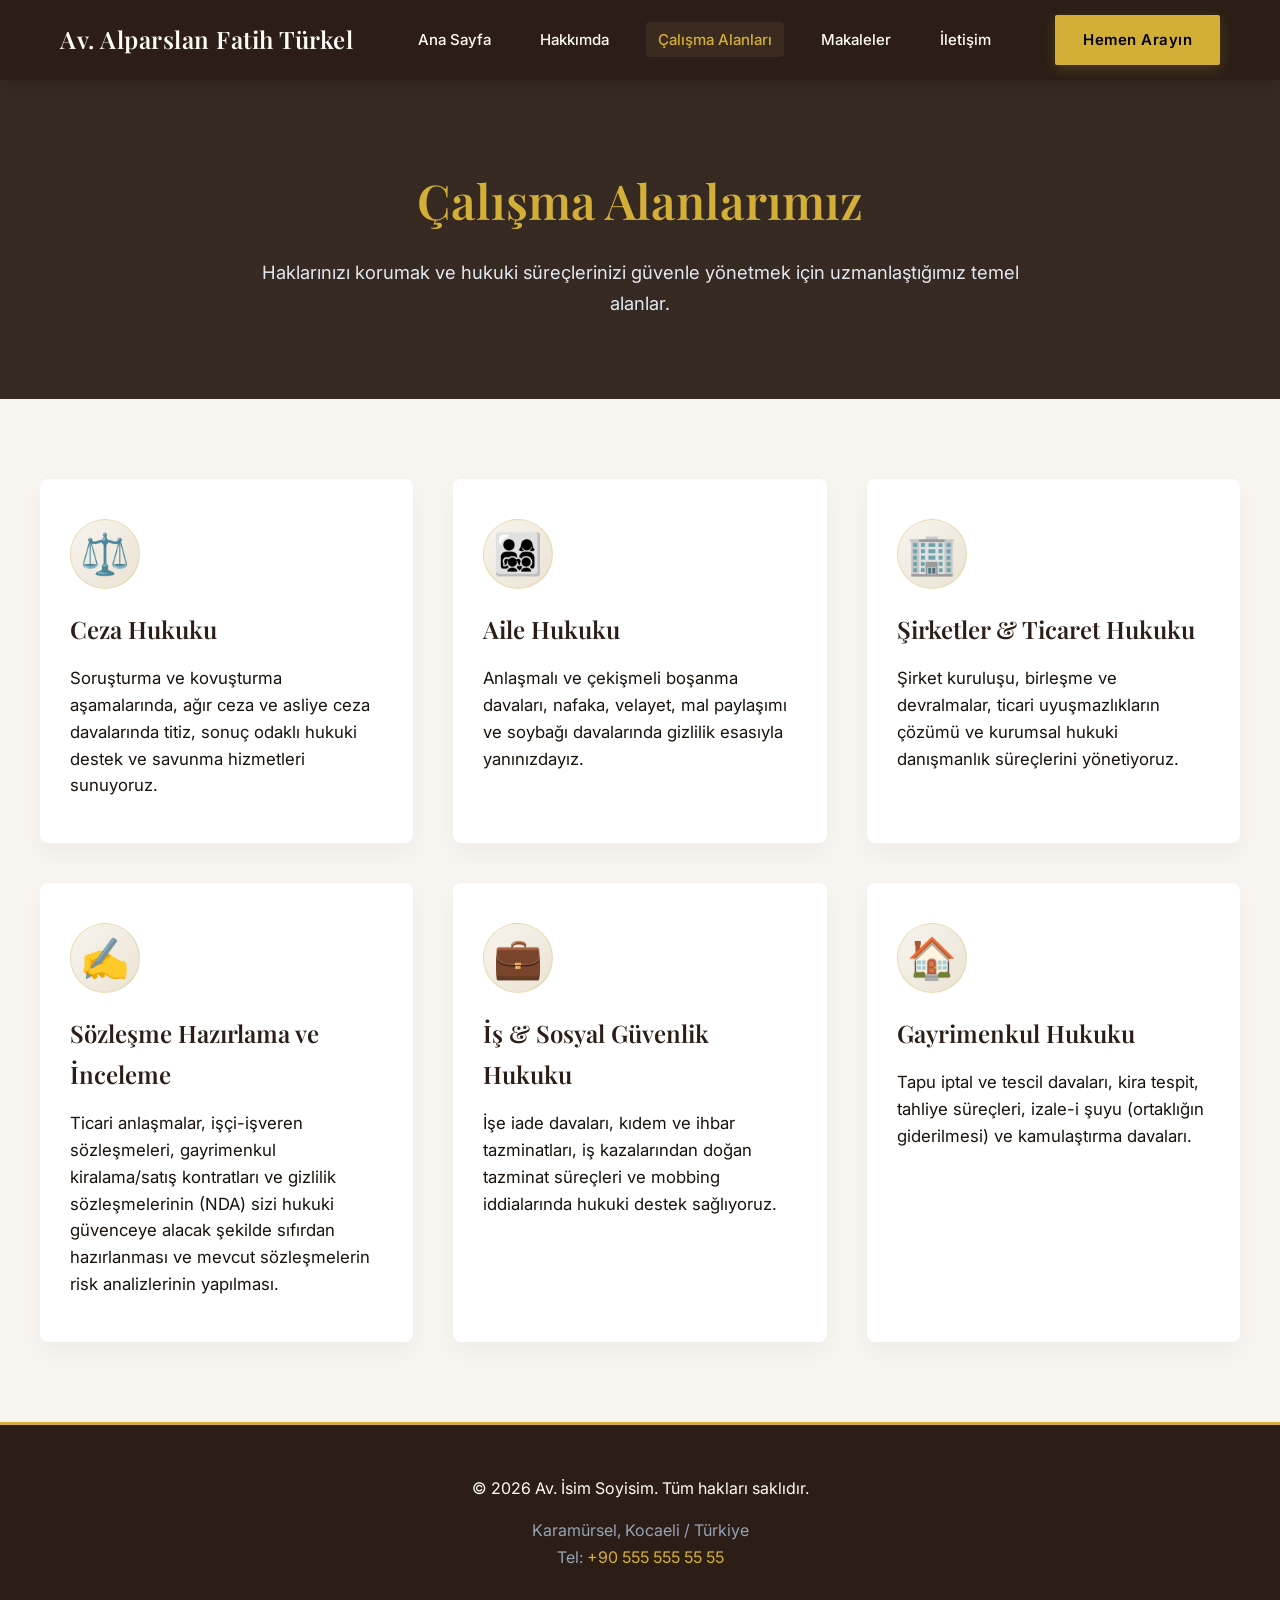
<file: calisma-alanlari.html>
<!DOCTYPE html>
<html lang="tr">

<head>
    <meta charset="UTF-8">
    <meta name="viewport" content="width=device-width, initial-scale=1.0">
    <title>Çalışma Alanları | Av. Alparslan Fatih Türkel</title>
    <meta name="description"
        content="Ceza hukuku, aile hukuku, şirketler hukuku ve sözleşme hazırlama gibi pek çok alanda profesyonel hukuki danışmanlık hizmetlerimiz.">
    <link rel="stylesheet" href="style.css">
</head>

<body>

    <!-- NAVBAR (Sabit ve Şeffaflaşan Yapı) -->
    <header>
        <nav class="navbar">
            <div class="navbar-container">
                <a href="index.html" class="navbar-logo">
                    Av. Alparslan Fatih Türkel
                </a>

                <button class="hamburger" aria-label="Menüyü Aç">
                    <span class="bar"></span>
                    <span class="bar"></span>
                    <span class="bar"></span>
                </button>

                <ul class="navbar-menu">
                    <li><a href="index.html" class="nav-link">Ana Sayfa</a></li>
                    <li><a href="hakkimda.html" class="nav-link">Hakkımda</a></li>
                    <!-- Bu sayfada olduğumuz için 'active' sınıfı buraya geçti -->
                    <li><a href="calisma-alanlari.html" class="nav-link active">Çalışma Alanları</a></li>
                    <li><a href="makaleler.html" class="nav-link">Makaleler</a></li>
                    <li><a href="iletisim.html" class="nav-link">İletişim</a></li>
                    <li class="mobile-cta"><a href="tel:+905555555555" class="cta-btn">Hemen Arayın</a></li>
                </ul>

                <div class="navbar-cta">
                    <a href="tel:+905555555555" class="cta-btn">Hemen Arayın</a>
                </div>
            </div>
        </nav>
    </header>

    <main>
        <!-- İÇ SAYFA KARŞILAMA (PAGE HEADER) -->
        <section class="page-header">
            <div class="page-header-content">
                <h1>Çalışma Alanlarımız</h1>
                <p>Haklarınızı korumak ve hukuki süreçlerinizi güvenle yönetmek için uzmanlaştığımız temel alanlar.</p>
            </div>
        </section>

        <!-- KART TASARIMLI HİZMETLER BÖLÜMÜ -->
        <section class="services-page-section">
            <div class="services-grid">

                <!-- KART 1 -->
                <div class="service-card">
                    <div class="card-icon">⚖️</div>
                    <h3>Ceza Hukuku</h3>
                    <p>Soruşturma ve kovuşturma aşamalarında, ağır ceza ve asliye ceza davalarında titiz, sonuç odaklı
                        hukuki destek ve savunma hizmetleri sunuyoruz.</p>
                </div>

                <!-- KART 2 -->
                <div class="service-card">
                    <div class="card-icon">👨‍👩‍👧‍👦</div>
                    <h3>Aile Hukuku</h3>
                    <p>Anlaşmalı ve çekişmeli boşanma davaları, nafaka, velayet, mal paylaşımı ve soybağı davalarında
                        gizlilik esasıyla yanınızdayız.</p>
                </div>

                <!-- KART 3 -->
                <div class="service-card">
                    <div class="card-icon">🏢</div>
                    <h3>Şirketler & Ticaret Hukuku</h3>
                    <p>Şirket kuruluşu, birleşme ve devralmalar, ticari uyuşmazlıkların çözümü ve kurumsal hukuki
                        danışmanlık süreçlerini yönetiyoruz.</p>
                </div>

                <!-- KART: SÖZLEŞME HAZIRLAMA (ÖZEL) -->
                <div class="service-card">
                    <div class="card-icon">✍️</div>
                    <h3>Sözleşme Hazırlama ve İnceleme</h3>
                    <p>Ticari anlaşmalar, işçi-işveren sözleşmeleri, gayrimenkul kiralama/satış kontratları ve gizlilik
                        sözleşmelerinin (NDA) sizi hukuki güvenceye alacak şekilde sıfırdan hazırlanması ve mevcut
                        sözleşmelerin risk analizlerinin yapılması.</p>
                </div>

                <!-- KART 5 -->
                <div class="service-card">
                    <div class="card-icon">💼</div>
                    <h3>İş & Sosyal Güvenlik Hukuku</h3>
                    <p>İşe iade davaları, kıdem ve ihbar tazminatları, iş kazalarından doğan tazminat süreçleri ve
                        mobbing iddialarında hukuki destek sağlıyoruz.</p>
                </div>

                <!-- KART 6 -->
                <div class="service-card">
                    <div class="card-icon">🏠</div>
                    <h3>Gayrimenkul Hukuku</h3>
                    <p>Tapu iptal ve tescil davaları, kira tespit, tahliye süreçleri, izale-i şuyu (ortaklığın
                        giderilmesi) ve kamulaştırma davaları.</p>
                </div>

            </div>
        </section>
    </main>

    <!-- FOOTER (Aynı) -->
    <footer>
        <div class="footer-content">
            <p>&copy; 2026 Av. İsim Soyisim. Tüm hakları saklıdır.</p>
            <address>
                Karamürsel, Kocaeli / Türkiye <br>
                Tel: <a href="tel:+905555555555">+90 555 555 55 55</a>
            </address>
        </div>
    </footer>

    <!-- NAVBAR KAYDIRMA VE MOBİL İÇİN JS -->
    <script src="script.js"></script>
</body>

</html>
</file>
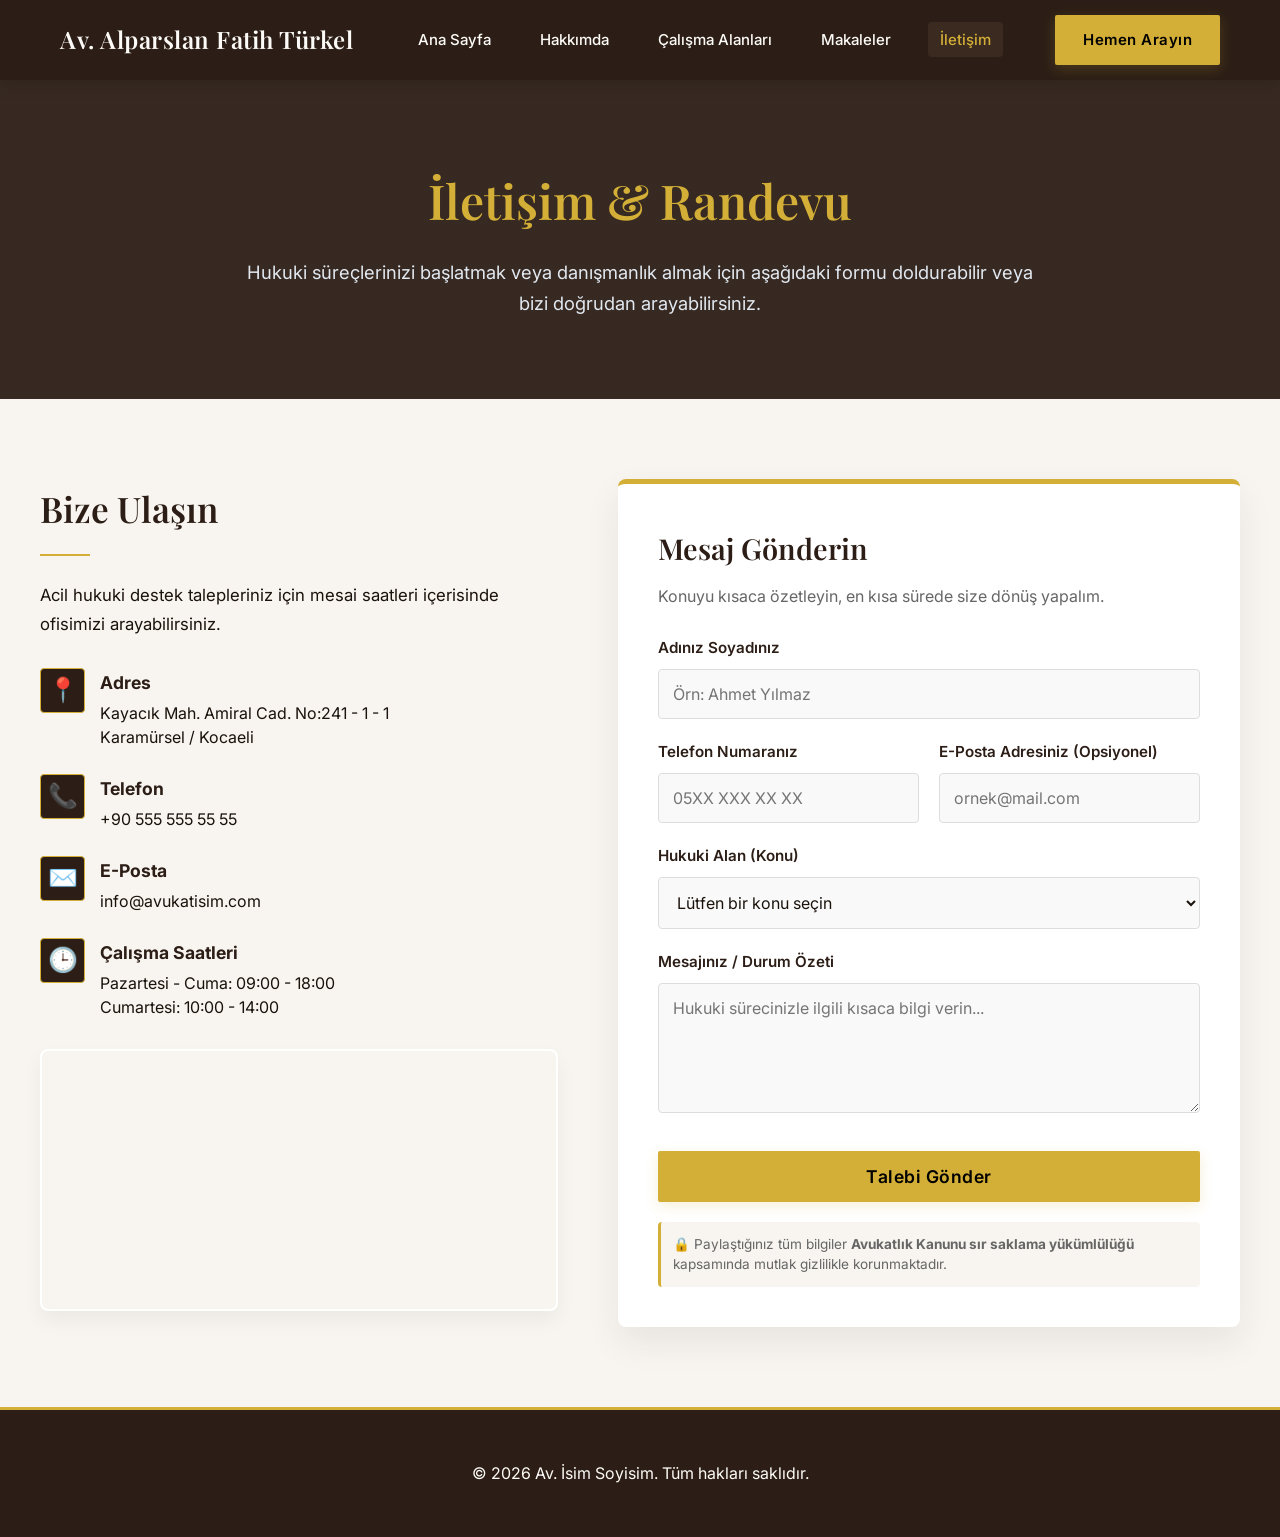
<file: iletisim.html>
<!DOCTYPE html>
<html lang="tr">
<head>
    <meta charset="UTF-8">
    <meta name="viewport" content="width=device-width, initial-scale=1.0">
    <title>İletişim ve Randevu | Av. Alparslan Fatih Türkel</title>
    <meta name="description" content="Hukuki danışmanlık ve randevu talepleriniz için bizimle iletişime geçin.">
    <link rel="stylesheet" href="style.css">
</head>
<body>

    <!-- NAVBAR (Sabit ve Şeffaflaşan Yapı) -->
    <header>
        <nav class="navbar">
            <div class="navbar-container">
                <a href="index.html" class="navbar-logo">
                   Av. Alparslan Fatih Türkel
                </a>

                <button class="hamburger" aria-label="Menüyü Aç">
                    <span class="bar"></span>
                    <span class="bar"></span>
                    <span class="bar"></span>
                </button>

                <ul class="navbar-menu">
                    <li><a href="index.html" class="nav-link">Ana Sayfa</a></li>
                    <li><a href="hakkimda.html" class="nav-link">Hakkımda</a></li>
                    <li><a href="calisma-alanlari.html" class="nav-link">Çalışma Alanları</a></li>
                    <li><a href="makaleler.html" class="nav-link">Makaleler</a></li>
                    <!-- 'active' sınıfı artık İletişim linkinde -->
                    <li><a href="iletisim.html" class="nav-link active">İletişim</a></li>
                    <li class="mobile-cta"><a href="tel:+905555555555" class="cta-btn">Hemen Arayın</a></li>
                </ul>

                <div class="navbar-cta">
                    <a href="tel:+905555555555" class="cta-btn">Hemen Arayın</a>
                </div>
            </div>
        </nav>
    </header>

    <main>
        <!-- İÇ SAYFA KARŞILAMA -->
        <section class="page-header">
            <div class="page-header-content">
                <h1>İletişim & Randevu</h1>
                <p>Hukuki süreçlerinizi başlatmak veya danışmanlık almak için aşağıdaki formu doldurabilir veya bizi doğrudan arayabilirsiniz.</p>
            </div>
        </section>

        <!-- İLETİŞİM BÖLÜMÜ -->
        <section class="contact-section">
            <div class="contact-container">
                
                <!-- Sol Taraf: İletişim Bilgileri ve Harita -->
                <div class="contact-info-wrapper">
                    <h2>Bize Ulaşın</h2>
                    <div class="title-line"></div>
                    <p class="contact-desc">Acil hukuki destek talepleriniz için mesai saatleri içerisinde ofisimizi arayabilirsiniz.</p>
                    
                    <!-- Güncellenen Adres Bilgisi -->
                    <div class="info-item">
                        <div class="info-icon">📍</div>
                        <div class="info-text">
                            <strong>Adres</strong>
                            <p>Kayacık Mah. Amiral Cad. No:241 - 1 - 1<br>Karamürsel / Kocaeli</p>
                        </div>
                    </div>

                    <div class="info-item">
                        <div class="info-icon">📞</div>
                        <div class="info-text">
                            <strong>Telefon</strong>
                            <p><a href="tel:+905555555555">+90 555 555 55 55</a></p>
                        </div>
                    </div>

                    <div class="info-item">
                        <div class="info-icon">✉️</div>
                        <div class="info-text">
                            <strong>E-Posta</strong>
                            <p><a href="mailto:info@avukatisim.com">info@avukatisim.com</a></p>
                        </div>
                    </div>

                    <div class="info-item">
                        <div class="info-icon">🕒</div>
                        <div class="info-text">
                            <strong>Çalışma Saatleri</strong>
                            <p>Pazartesi - Cuma: 09:00 - 18:00<br>Cumartesi: 10:00 - 14:00</p>
                        </div>
                    </div>

                    <!-- Harita -->
                    <div class="map-container">
                        <iframe 
                            src="https://maps.google.com/maps?q=Kayac%C4%B1k%20Mah.%20Amiral%20Cad.%20No:241%20Karam%C3%BCrsel%20Kocaeli&t=&z=15&ie=UTF8&iwloc=&output=embed" 
                            width="100%" 
                            height="250" 
                            style="border:0;" 
                            allowfullscreen="" 
                            loading="lazy" 
                            referrerpolicy="no-referrer-when-downgrade">
                        </iframe>
                    </div>
                </div>

                <!-- Sağ Taraf: Randevu/İletişim Formu -->
                <div class="contact-form-wrapper">
                    <h3>Mesaj Gönderin</h3>
                    <p>Konuyu kısaca özetleyin, en kısa sürede size dönüş yapalım.</p>
                    
                    <form action="#" method="POST" class="law-form">
                        <div class="form-group">
                            <label for="fullname">Adınız Soyadınız</label>
                            <input type="text" id="fullname" name="fullname" required placeholder="Örn: Ahmet Yılmaz">
                        </div>

                        <div class="form-row">
                            <div class="form-group">
                                <label for="phone">Telefon Numaranız</label>
                                <input type="tel" id="phone" name="phone" required placeholder="05XX XXX XX XX">
                            </div>
                            <div class="form-group">
                                <label for="email">E-Posta Adresiniz (Opsiyonel)</label>
                                <input type="email" id="email" name="email" placeholder="ornek@mail.com">
                            </div>
                        </div>

                        <div class="form-group">
                            <label for="subject">Hukuki Alan (Konu)</label>
                            <select id="subject" name="subject" required>
                                <option value="" disabled selected>Lütfen bir konu seçin</option>
                                <option value="ceza">Ceza Hukuku</option>
                                <option value="aile">Aile ve Boşanma Hukuku</option>
                                <option value="is">İş Hukuku ve Tazminat</option>
                                <option value="sozlesme">Sözleşme Hazırlama</option>
                                <option value="diger">Diğer / Danışmanlık</option>
                            </select>
                        </div>

                        <div class="form-group">
                            <label for="message">Mesajınız / Durum Özeti</label>
                            <textarea id="message" name="message" rows="5" required placeholder="Hukuki sürecinizle ilgili kısaca bilgi verin..."></textarea>
                        </div>

                        <button type="submit" class="btn-primary form-submit">Talebi Gönder</button>

                        <div class="privacy-notice">
                            🔒 Paylaştığınız tüm bilgiler <strong>Avukatlık Kanunu sır saklama yükümlülüğü</strong> kapsamında mutlak gizlilikle korunmaktadır.
                        </div>
                    </form>
                </div>

            </div>
        </section>
    </main>

    <!-- FOOTER -->
    <footer>
        <div class="footer-content">
            <p>&copy; 2026 Av. İsim Soyisim. Tüm hakları saklıdır.</p>
        </div>
    </footer>

    <!-- JS DOSYASI -->
    <script src="script.js"></script>
</body>
</html>
</file>
<file: style.css>
/* ========================================= */
/* --- 1. FONTLAR VE DEĞİŞKENLER --- */
/* ========================================= */
@import url('https://fonts.googleapis.com/css2?family=Inter:wght@300;400;500;600&family=Playfair+Display:wght@400;600;700&display=swap');

:root {
    --dark-bg: #2C1E16;       /* Koyu Espresso / Zengin Kahve - Köklü ve güçlü */
    --light-text: #FDFBF7;    /* Fildişi / Sıcak Beyaz - Altın ve kahveyle kusursuz kontrast */
    --accent-color: #D4AF37;  /* Saf Altın - Hukukun prestijini yansıtır */
    --hover-bg: #3A2A1F;      /* Menü hover için yumuşak kahve tonu */
    --light-bg: #F8F5F0;      /* İçerik alanları (açık kısımlar) için yumuşak krem */
    --text-dark: #1A120B;     /* Açık zeminler için neredeyse siyah, çok koyu kahve */
}

/* ========================================= */
/* --- 2. GENEL AYARLAR VE TİPOGRAFİ --- */
/* ========================================= */
* {
    margin: 0;
    padding: 0;
    box-sizing: border-box;
    scroll-behavior: smooth;
}

body {
    background-color: var(--light-text);
    color: var(--text-dark);
    font-family: 'Inter', sans-serif;
    line-height: 1.7;
    -webkit-font-smoothing: antialiased;
}

h1, h2, h3, .navbar-logo {
    font-family: 'Playfair Display', serif;
    font-weight: 600;
}

/* ========================================= */
/* --- 3. NAVBAR (GEZİNME MENÜSÜ) --- */
/* ========================================= */

/* Sabitleme işlemini en dıştaki kapsayıcıya (header) veriyoruz */
header {
    position: fixed;
    top: 0;
    left: 0;
    width: 100%;
    z-index: 9999; /* Diğer tüm elementlerin kesinlikle üstünde kalmasını sağlar */
}

.navbar {
    background-color: var(--dark-bg);
    color: var(--light-text);
    padding: 15px 0;
    box-shadow: 0 4px 15px rgba(0, 0, 0, 0.15);
    width: 100%;
    /* Geçiş efektleri */
    transition: background-color 0.4s ease, padding 0.4s ease, backdrop-filter 0.4s ease;
}

/* Sayfa aşağı kaydırıldığında devreye girecek şeffaflık efekti */
.navbar.scrolled {
    background-color: rgba(44, 30, 22, 0.80); 
    backdrop-filter: blur(12px); 
    -webkit-backdrop-filter: blur(12px); 
    padding: 8px 0; 
    box-shadow: 0 10px 30px rgba(0, 0, 0, 0.2);
}

.navbar-container {
    max-width: 1200px;
    margin: 0 auto;
    display: flex;
    justify-content: space-between;
    align-items: center;
    padding: 0 20px;
    position: relative;
}

.navbar-logo {
    color: var(--light-text);
    text-decoration: none;
    font-size: 24px;
    letter-spacing: 0.5px;
}

.navbar-logo .title-prefix {
    color: var(--accent-color);
}

.navbar-menu {
    display: flex;
    list-style: none;
    gap: 25px;
    align-items: center;
}

.navbar-menu li a {
    color: var(--light-text);
    text-decoration: none;
    font-size: 15px;
    font-weight: 500;
    padding: 8px 12px;
    border-radius: 4px;
    transition: all 0.3s ease;
}

.navbar-menu li a:hover,
.navbar-menu li a.active {
    color: var(--accent-color);
    background-color: var(--hover-bg);
}

/* Navbar Mobil Butonları (Masaüstünde Gizli) */
.hamburger {
    display: none;
    cursor: pointer;
    background: none;
    border: none;
    padding: 5px;
}

.hamburger .bar {
    display: block;
    width: 25px;
    height: 3px;
    margin: 5px auto;
    transition: all 0.3s ease-in-out;
    background-color: var(--light-text);
}

.mobile-cta {
    display: none;
}

/* ========================================= */
/* --- 4. BUTON TASARIMLARI --- */
/* ========================================= */
.cta-btn, .btn-primary {
    background-color: var(--accent-color);
    color: #000;
    text-decoration: none;
    padding: 12px 28px;
    border-radius: 2px;
    font-weight: 600;
    font-size: 15px;
    font-family: 'Inter', sans-serif;
    letter-spacing: 0.5px;
    transition: all 0.4s cubic-bezier(0.4, 0, 0.2, 1);
    display: inline-block;
    box-shadow: 0 4px 14px rgba(212, 175, 55, 0.2);
}

.cta-btn:hover, .btn-primary:hover {
    background-color: #e2c158;
    transform: translateY(-2px);
    box-shadow: 0 6px 20px rgba(212, 175, 55, 0.35);
}

.btn-secondary {
    background-color: transparent;
    color: var(--light-text);
    padding: 12px 28px;
    text-decoration: none;
    font-weight: 500;
    border: 1px solid rgba(255, 255, 255, 0.3);
    border-radius: 2px;
    transition: all 0.4s ease;
    backdrop-filter: blur(5px);
}

.btn-secondary:hover {
    border-color: var(--accent-color);
    color: var(--accent-color);
}

/* ========================================= */
/* --- 5. HERO (KARŞILAMA) BÖLÜMÜ --- */
/* ========================================= */
.hero-section {
    background-color: var(--dark-bg);
    /* Koyu Espresso (44, 30, 22) filtre eklendi, saydamlık 0.88'e çekilerek altın rengi öne çıkarıldı */
    background: linear-gradient(rgba(44, 30, 22, 0.88), rgba(44, 30, 22, 0.88)), 
                url('https://images.unsplash.com/photo-1589829085413-56de8ae18c73?auto=format&fit=crop&w=1920&q=80') center/cover no-repeat;
    color: var(--light-text);
    padding: 140px 20px;
    text-align: center;
    display: flex;
    flex-direction: column;
    align-items: center;
    justify-content: center;
    min-height: 75vh;
}

.hero-content {
    max-width: 800px;
    z-index: 2;
}

.hero-content h1 {
    font-size: 3.8rem;
    color: var(--accent-color);
    margin-bottom: 20px;
    line-height: 1.2;
}

.hero-content p {
    font-size: 1.2rem;
    margin-bottom: 40px;
    color: #cbd5e1;
}

.hero-buttons {
    display: flex;
    gap: 20px;
    justify-content: center;
}

/* ========================================= */
/* --- 6. NEDEN BİZ? (FOTOĞRAFLI BÖLÜM) --- */
/* ========================================= */
.about-preview-section {
    background-color: var(--light-text);
    padding: 100px 20px;
}

.about-preview-container {
    max-width: 1200px;
    margin: 0 auto;
    display: flex;
    align-items: center;
    gap: 60px;
}

.about-image {
    flex: 1;
}

.about-image img {
    width: 100%;
    height: auto;
    border-radius: 4px;
    box-shadow: 0 20px 40px rgba(0,0,0,0.08);
    border-bottom: 4px solid var(--accent-color);
}

.about-text {
    flex: 1;
}

.about-text h2 {
    font-size: 2.4rem;
    color: var(--dark-bg);
    margin-bottom: 15px;
}

.title-line {
    width: 50px;
    height: 2px;
    background-color: var(--accent-color);
    margin-bottom: 25px;
}

.about-text p {
    color: #475569;
    font-size: 1.1rem;
    margin-bottom: 30px;
}

.about-features {
    list-style: none;
}

.about-features li {
    margin-bottom: 18px;
    color: #334155;
    font-size: 1.05rem;
    position: relative;
    padding-left: 28px;
}

.about-features li::before {
    content: "•";
    color: var(--accent-color);
    font-size: 1.8rem;
    position: absolute;
    left: 0;
    top: -8px;
}

/* ========================================= */
/* --- ALT SAYFALAR İÇİN GENEL BAŞLIK (PAGE HEADER) --- */
/* ========================================= */
.page-header {
    /* Navbar fixed olduğu için üstten ekstra padding veriyoruz (120px) ki başlık menünün altında kalmasın */
    padding: 160px 20px 80px 20px;
    background: linear-gradient(rgba(44, 30, 22, 0.95), rgba(44, 30, 22, 0.95)), 
                url('https://images.unsplash.com/photo-1589829085413-56de8ae18c73?auto=format&fit=crop&w=1920&q=80') center/cover no-repeat;
    text-align: center;
    color: var(--light-text);
}

.page-header-content {
    max-width: 800px;
    margin: 0 auto;
}

.page-header-content h1 {
    font-size: 3rem;
    color: var(--accent-color); /* Altın rengi başlık */
    margin-bottom: 15px;
}

.page-header-content p {
    font-size: 1.15rem;
    color: #e2e8f0;
}

/* ========================================= */
/* --- ÇALIŞMA ALANLARI KART TASARIMI --- */
/* ========================================= */
.services-page-section {
    background-color: var(--light-bg); /* Krem arka plan */
    padding: 80px 20px;
}

.services-grid {
    display: grid;
    /* Ekran genişliğine göre kartları otomatik yan yana dizer, küçülünce alt alta alır */
    grid-template-columns: repeat(auto-fit, minmax(320px, 1fr));
    gap: 40px;
    max-width: 1200px;
    margin: 0 auto;
}

.service-card {
    background-color: #ffffff;
    padding: 40px 30px;
    border-radius: 8px;
    box-shadow: 0 10px 25px rgba(0, 0, 0, 0.04);
    border-bottom: 4px solid transparent;
    transition: all 0.4s cubic-bezier(0.4, 0, 0.2, 1);
    position: relative;
    overflow: hidden;
}

/* Kartın Üzerine Gelindiğinde (Hover Efekti) */
.service-card:hover {
    transform: translateY(-10px); /* Kartı yukarı kaldırır */
    box-shadow: 0 20px 40px rgba(44, 30, 22, 0.12); /* Koyu kahve tonlu gölge */
    border-bottom: 4px solid var(--accent-color); /* Altın rengi alt çizgi belirir */
}

.card-icon {
    font-size: 2.5rem;
    margin-bottom: 20px;
    background: linear-gradient(135deg, #F8F5F0, #EAE2D3);
    width: 70px;
    height: 70px;
    display: flex;
    align-items: center;
    justify-content: center;
    border-radius: 50%; /* İkonu yuvarlak içine alır */
    border: 1px solid rgba(212, 175, 55, 0.3); /* Etrafında hafif altın sarısı çizgi */
    transition: 0.4s;
}

.service-card:hover .card-icon {
    background: var(--accent-color); /* Hover durumunda ikon arka planı altın olur */
}

.service-card h3 {
    font-size: 1.5rem;
    color: var(--dark-bg);
    margin-bottom: 15px;
    font-family: 'Playfair Display', serif;
}

.service-card p {
    color: var(--text-dark);
    font-size: 1.05rem;
    line-height: 1.6;
}

/* --- Mobil İçin Ekstra Düzeltme --- */
@media (max-width: 768px) {
    .page-header {
        padding: 130px 20px 60px 20px; /* Mobilde üst boşluğu biraz azaltırız */
    }
    .page-header-content h1 {
        font-size: 2.2rem;
    }
}

/* ========================================= */
/* --- MAKALELER BÖLÜMÜ KART TASARIMI --- */
/* ========================================= */
.articles-section {
    background-color: var(--light-bg);
    padding: 80px 20px;
}

.articles-grid {
    display: grid;
    grid-template-columns: repeat(auto-fit, minmax(320px, 1fr));
    gap: 40px;
    max-width: 1200px;
    margin: 0 auto;
}

.article-card {
    background-color: #ffffff;
    border-radius: 6px;
    overflow: hidden; /* Dışa taşan resmi gizler, köşeleri yuvarlar */
    box-shadow: 0 10px 25px rgba(0, 0, 0, 0.05);
    transition: all 0.4s cubic-bezier(0.4, 0, 0.2, 1);
}

.article-card:hover {
    transform: translateY(-8px);
    box-shadow: 0 20px 40px rgba(44, 30, 22, 0.12); /* Koyu kahve gölge */
}

/* --- Resim Alanı ve Zoom Efekti --- */
.article-image {
    position: relative;
    height: 220px;
    overflow: hidden;
}

.article-image img {
    width: 100%;
    height: 100%;
    object-fit: cover;
    transition: transform 0.6s ease;
}

.article-card:hover .article-image img {
    transform: scale(1.08); /* Kartın üzerine gelince resim hafifçe yakınlaşır */
}

/* Kategori Etiketi (Örn: Aile Hukuku) */
.article-category {
    position: absolute;
    top: 15px;
    left: 15px;
    background-color: var(--accent-color);
    color: #000;
    padding: 6px 14px;
    font-size: 0.8rem;
    font-weight: 700;
    font-family: 'Inter', sans-serif;
    border-radius: 2px;
    box-shadow: 0 2px 10px rgba(0,0,0,0.2);
}

/* --- Makale Metin İçeriği --- */
.article-content {
    padding: 25px;
}

.article-meta {
    font-size: 0.85rem;
    color: #888;
    margin-bottom: 10px;
    font-weight: 500;
}

.article-title {
    font-size: 1.35rem;
    color: var(--dark-bg);
    margin-bottom: 12px;
    line-height: 1.3;
}

.article-excerpt {
    color: var(--text-dark);
    font-size: 0.95rem;
    line-height: 1.6;
    margin-bottom: 20px;
}

/* Devamını Oku Linki */
.read-more {
    color: var(--accent-color);
    font-weight: 600;
    text-decoration: none;
    font-size: 0.95rem;
    display: inline-block;
    transition: color 0.3s ease;
}

.read-more:hover {
    color: var(--dark-bg); /* Hover'da Altından Koyu Kahveye döner */
}

/* ========================================= */
/* --- İLETİŞİM SAYFASI TASARIMI --- */
/* ========================================= */
.contact-section {
    background-color: var(--light-bg);
    padding: 80px 20px;
}

.contact-container {
    max-width: 1200px;
    margin: 0 auto;
    display: grid;
    grid-template-columns: 1fr 1.2fr; /* Sol taraf biraz daha dar, form alanı daha geniş */
    gap: 60px;
}

/* --- Sol Taraf (Bilgiler) --- */
.contact-info-wrapper h2 {
    font-size: 2.2rem;
    color: var(--dark-bg);
    margin-bottom: 15px;
}

.contact-desc {
    color: var(--text-dark);
    margin-bottom: 30px;
    font-size: 1.05rem;
}

.info-item {
    display: flex;
    align-items: flex-start;
    margin-bottom: 25px;
    gap: 15px;
}

.info-icon {
    font-size: 1.5rem;
    background-color: var(--dark-bg);
    width: 45px;
    height: 45px;
    display: flex;
    align-items: center;
    justify-content: center;
    border-radius: 4px;
    border: 1px solid var(--accent-color);
}

.info-text strong {
    display: block;
    color: var(--dark-bg);
    font-size: 1.1rem;
    margin-bottom: 3px;
}

.info-text p, .info-text a {
    color: var(--text-dark);
    text-decoration: none;
    line-height: 1.5;
}

.info-text a:hover {
    color: var(--accent-color);
}

.map-container {
    margin-top: 30px;
    border-radius: 8px;
    overflow: hidden;
    box-shadow: 0 10px 20px rgba(0,0,0,0.05);
    border: 2px solid #fff;
}

/* --- Sağ Taraf (Form) --- */
.contact-form-wrapper {
    background-color: #fff;
    padding: 40px;
    border-radius: 8px;
    box-shadow: 0 15px 35px rgba(44, 30, 22, 0.08);
    border-top: 5px solid var(--accent-color);
}

.contact-form-wrapper h3 {
    font-size: 1.8rem;
    color: var(--dark-bg);
    margin-bottom: 10px;
}

.contact-form-wrapper > p {
    color: #666;
    margin-bottom: 25px;
}

.law-form .form-group {
    margin-bottom: 20px;
}

.law-form .form-row {
    display: grid;
    grid-template-columns: 1fr 1fr;
    gap: 20px;
}

.law-form label {
    display: block;
    margin-bottom: 8px;
    font-weight: 600;
    color: var(--dark-bg);
    font-size: 0.95rem;
}

.law-form input,
.law-form select,
.law-form textarea {
    width: 100%;
    padding: 14px;
    border: 1px solid #ddd;
    border-radius: 4px;
    background-color: #f9f9f9;
    font-family: 'Inter', sans-serif;
    font-size: 1rem;
    color: var(--text-dark);
    transition: all 0.3s ease;
}

/* Focus (Tıklama) Efekti - Altın Rengi Parlama */
.law-form input:focus,
.law-form select:focus,
.law-form textarea:focus {
    outline: none;
    border-color: var(--accent-color);
    background-color: #fff;
    box-shadow: 0 0 0 3px rgba(212, 175, 55, 0.2);
}

.form-submit {
    width: 100%;
    text-align: center;
    font-size: 1.1rem;
    padding: 15px;
    cursor: pointer;
    border: none;
    margin-top: 10px;
}

/* Gizlilik Notu */
.privacy-notice {
    margin-top: 20px;
    font-size: 0.85rem;
    color: #666;
    background-color: #f8f5f0;
    padding: 12px;
    border-radius: 4px;
    border-left: 3px solid var(--accent-color);
    line-height: 1.5;
}

/* --- Mobil Uyumluluk --- */
@media (max-width: 768px) {
    .contact-container {
        grid-template-columns: 1fr; /* Mobilde alt alta dizer */
        gap: 40px;
    }
    
    .law-form .form-row {
        grid-template-columns: 1fr; /* Mobilde yan yana form alanlarını alt alta alır */
        gap: 0;
    }
    
    .contact-form-wrapper {
        padding: 25px;
    }
}

/* ========================================= */
/* --- HAKKIMDA (BİYOGRAFİ) SAYFASI --- */
/* ========================================= */
.biography-section {
    background-color: var(--light-bg);
    padding: 80px 20px;
}

.biography-container {
    max-width: 1100px;
    margin: 0 auto;
    display: grid;
    grid-template-columns: 1fr 1.2fr;
    gap: 60px;
    align-items: center;
}

/* --- Fotoğraf ve Rozet --- */
.bio-image-wrapper {
    position: relative;
    border-radius: 8px;
    padding: 15px;
    background-color: #fff;
    box-shadow: 0 15px 35px rgba(44, 30, 22, 0.08);
}

.bio-image-wrapper img {
    width: 100%;
    height: auto;
    border-radius: 6px;
    display: block;
    border-bottom: 5px solid var(--accent-color);
}

.badge {
    position: absolute;
    bottom: -20px;
    right: -20px;
    background-color: var(--dark-bg);
    color: var(--accent-color);
    padding: 15px 25px;
    border-radius: 4px;
    box-shadow: 0 10px 20px rgba(0,0,0,0.15);
    border: 2px solid var(--accent-color);
    text-align: center;
}

.badge-title {
    display: block;
    font-size: 1.1rem;
    font-weight: 700;
    margin-bottom: 5px;
    color: var(--light-text);
}

.badge-desc {
    font-size: 0.9rem;
    font-weight: 500;
}

/* --- Biyografi Metinleri --- */
.bio-content-wrapper h2 {
    font-size: 2.5rem;
    color: var(--dark-bg);
    margin-bottom: 5px;
}

.bio-subtitle {
    color: var(--accent-color);
    font-size: 1.2rem;
    font-weight: 500;
    margin-bottom: 15px;
    font-family: 'Inter', sans-serif;
}

.bio-content-wrapper p {
    color: var(--text-dark);
    font-size: 1.05rem;
    line-height: 1.7;
    margin-bottom: 20px;
}

.bio-content-wrapper p strong {
    color: var(--dark-bg);
    font-weight: 600;
}

/* --- Özgeçmiş Listesi --- */
.resume-list {
    list-style: none;
    margin-top: 30px;
    padding-top: 20px;
    border-top: 1px solid rgba(44, 30, 22, 0.1);
}

.resume-list li {
    display: flex;
    align-items: center;
    margin-bottom: 20px;
    background-color: #fff;
    padding: 15px;
    border-radius: 6px;
    box-shadow: 0 5px 15px rgba(0,0,0,0.03);
    border-left: 3px solid var(--accent-color);
}

.resume-icon {
    font-size: 1.8rem;
    margin-right: 20px;
}

.resume-text strong {
    display: block;
    color: var(--dark-bg);
    font-size: 0.95rem;
    margin-bottom: 3px;
}

.resume-text span {
    color: var(--text-dark);
    font-size: 1rem;
    font-weight: 500;
}

/* --- Mobil Uyum --- */
@media (max-width: 768px) {
    .biography-container {
        grid-template-columns: 1fr;
        gap: 50px;
    }
    
    .badge {
        right: 10px;
        bottom: -20px;
        padding: 10px 15px;
    }
    
    .bio-content-wrapper h2 {
        font-size: 2rem;
    }
}

/* ========================================= */
/* --- 7. FOOTER (ALT BİLGİ) --- */
/* ========================================= */
footer {
    background-color: var(--dark-bg);
    color: var(--light-text);
    text-align: center;
    padding: 50px 20px;
    border-top: 3px solid var(--accent-color);
}

.footer-content {
    max-width: 1200px;
    margin: 0 auto;
    display: flex;
    flex-direction: column;
    gap: 15px;
}

.footer-content address {
    font-style: normal;
    color: #94a3b8;
}

.footer-content address a {
    color: var(--accent-color);
    text-decoration: none;
}

.footer-content address a:hover {
    text-decoration: underline;
}

/* ========================================= */
/* --- 8. MOBİL UYUM (RESPONSIVE TASARIM) --- */
/* ========================================= */
@media (max-width: 768px) {
    /* Navbar Mobil */
    .navbar-cta {
        display: none; 
    }
    .hamburger {
        display: block; 
    }
    .navbar-menu {
        position: absolute;
        top: 100%;
        left: -100%;
        flex-direction: column;
        background-color: var(--dark-bg);
        width: 100%;
        text-align: center;
        transition: 0.3s ease-in-out;
        padding: 20px 0;
        box-shadow: 0 10px 10px rgba(0, 0, 0, 0.1);
        z-index: 999;
    }
    .navbar-menu.active {
        left: 0; 
    }
    .navbar-menu li {
        margin: 15px 0;
    }
    .mobile-cta {
        display: block; 
        margin-top: 10px;
    }

    /* Hamburger Animasyonu */
    .hamburger.active .bar:nth-child(2) { opacity: 0; }
    .hamburger.active .bar:nth-child(1) { transform: translateY(8px) rotate(45deg); }
    .hamburger.active .bar:nth-child(3) { transform: translateY(-8px) rotate(-45deg); }

    /* İçerik Alanları Mobil */
    .hero-content h1 {
        font-size: 2.5rem;
    }
    .hero-buttons {
        flex-direction: column;
        gap: 15px;
    }
    .about-preview-container {
        flex-direction: column;
        text-align: center;
    }
    .title-line {
        margin: 0 auto 25px auto;
    }
    .about-features li {
        text-align: left;
    }
}
</file>
